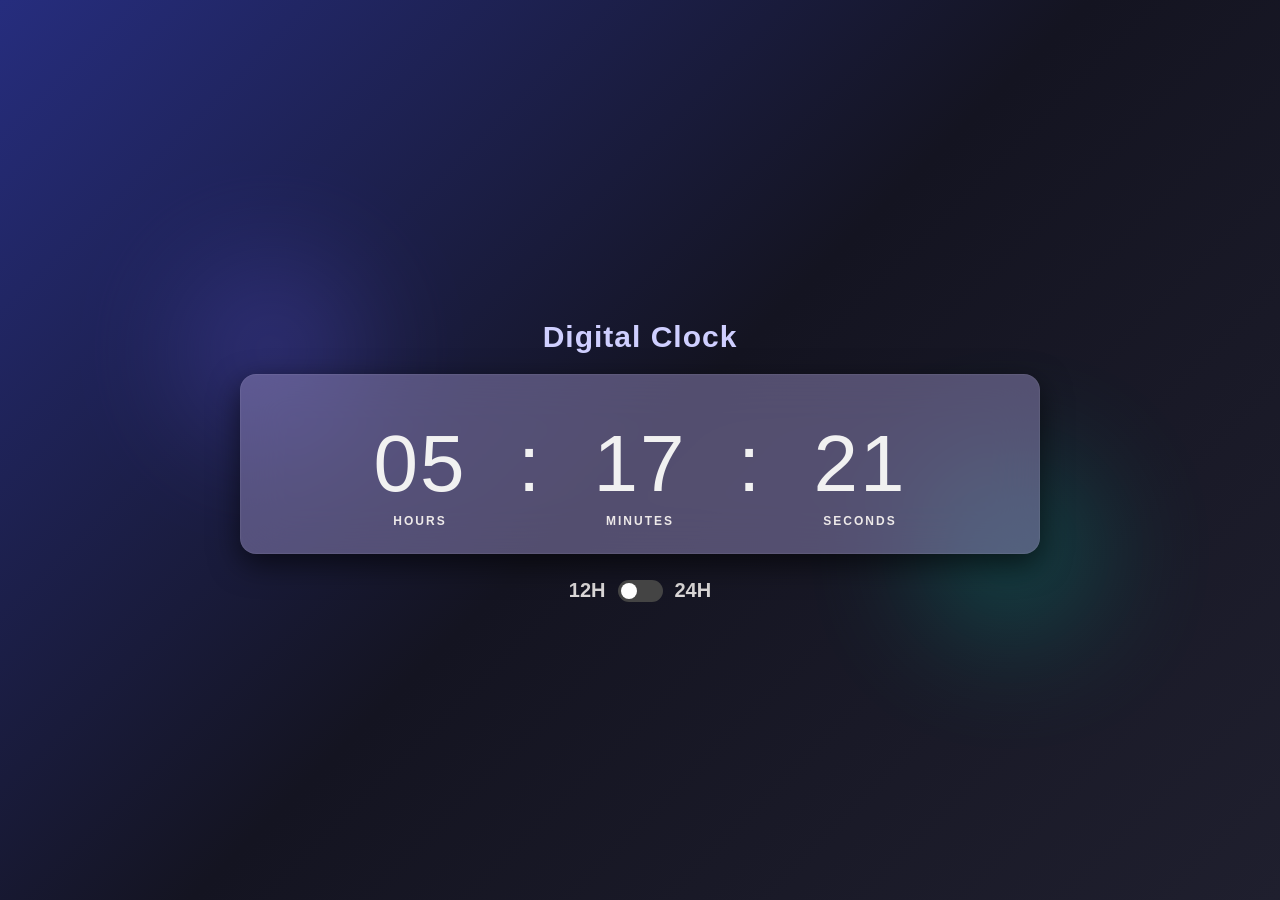
<file: Task 1/index.html>
<!doctype html>
<html lang="en">
  <head>
    <meta charset="UTF-8" />
    <meta name="viewport" content="width=device-width, initial-scale=1.0" />
    <title>Digital Clock</title>
    <link rel="stylesheet" href="style.css" />
  </head>
  <body>
    <div class="hero">
      <div class="container">
        <h2 class="heading">Digital Clock</h2>
        <div class="clock">
          <span id="hrs">--</span>
          <!-- This is so that 00:00:00 does not appear on screen while loading the website. -->
          <span>:</span>
          <span id="min">--</span>
          <span>:</span>
          <span id="sec">--</span>
        </div>
        <div class="toggle-container">
          <span>12H</span>
          <label class="switch">
            <input type="checkbox" id="formatToggle" />
            <span class="slider"></span>
          </label>
          <span>24H</span>
        </div>
      </div>
    </div>
    <script src="script.js"></script>
  </body>
</html>
</file>
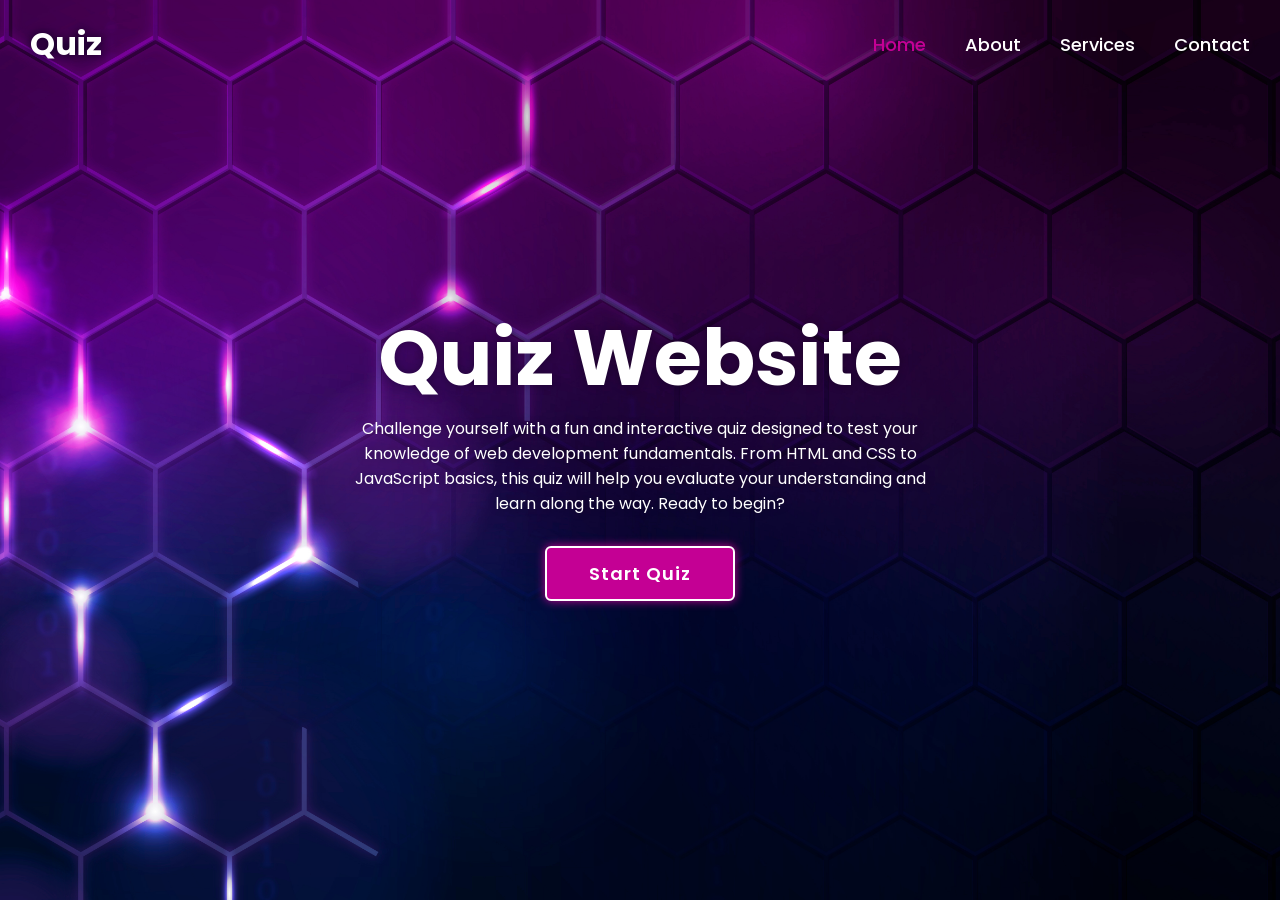
<file: Task 3/index.html>
<!doctype html>
<html lang="en">
  <head>
    <meta charset="UTF-8" />
    <meta name="viewport" content="width=device-width, initial-scale=1.0" />
    <title>Quiz Website</title>
    <link rel="stylesheet" href="style.css" />
  </head>
  <body>
    <main class="main">
      <header class="header">
        <a href="#" class="logo">Quiz</a>
        <nav class="navbar">
          <a href="#" class="active">Home</a>
          <a href="#">About</a>
          <a href="#">Services</a>
          <a href="#">Contact</a>
        </nav>
      </header>
      <div class="container">
        <section class="quiz-section">
          <div class="quiz-box">
            <h1>Quiz App</h1>
            <div class="quiz-header">
              <span>Web Development Quiz</span>
              <span class="header-score">Score : 0 / 5</span>
            </div>
            <h2 class="question-text">What does HTML stand for?</h2>
            <div class="option-list">
              <!-- <div class="option"><span>Hyper Text Markup Language</span></div>
              <div class="option"><span>High Tech Modern Language</span></div>
              <div class="option">
                <span>Hyper Transfer Machine Language</span>
              </div>
              <div class="option"><span>Home Tool Markup Language</span></div> -->
            </div>
            <div class="quiz-footer">
              <span class="question-total"></span>
              <button class="next-btn">Next</button>
            </div>
          </div>
          <div class="result-box">
            <h2>Quiz Result !</h2>
            <div class="percentage-container">
              <div class="circular-progress">
                <span class="progress-value">0%</span>
              </div>
              <span class="score-text">Your Score 0 out of 5</span>
            </div>
            <div class="buttons">
              <button class="tryAgain-btn">Try Again</button>
              <button class="goHome-btn">Go To Home</button>
            </div>
          </div>
        </section>
        <section class="home">
          <div class="home-content">
            <h1>Quiz Website</h1>
            <p>
              Challenge yourself with a fun and interactive quiz designed to
              test your knowledge of web development fundamentals. From HTML and
              CSS to JavaScript basics, this quiz will help you evaluate your
              understanding and learn along the way. Ready to begin?
            </p>
            <button class="start-btn">Start Quiz</button>
          </div>
        </section>
      </div>
    </main>
    <div class="popup-info">
      <h2>Quiz Guide</h2>

      <span class="info">
        1. This quiz consists of 4 multiple-choice questions.
      </span>

      <span class="info"> 2. Each question has only one correct answer. </span>

      <span class="info">
        3. Select the option you think is correct to proceed.
      </span>

      <span class="info">
        4. Your score will be displayed at the end of the quiz.
      </span>

      <span class="info">
        5. Try to answer all questions without refreshing the page.
      </span>
      <div class="btn-group">
        <button class="info-btn exit-btn">Exit Quiz</button>
        <button class="info-btn continue-btn">Continue</button>
      </div>
    </div>
    <script src="script.js"></script>
    <script src="questions.js"></script>
  </body>
</html>
</file>
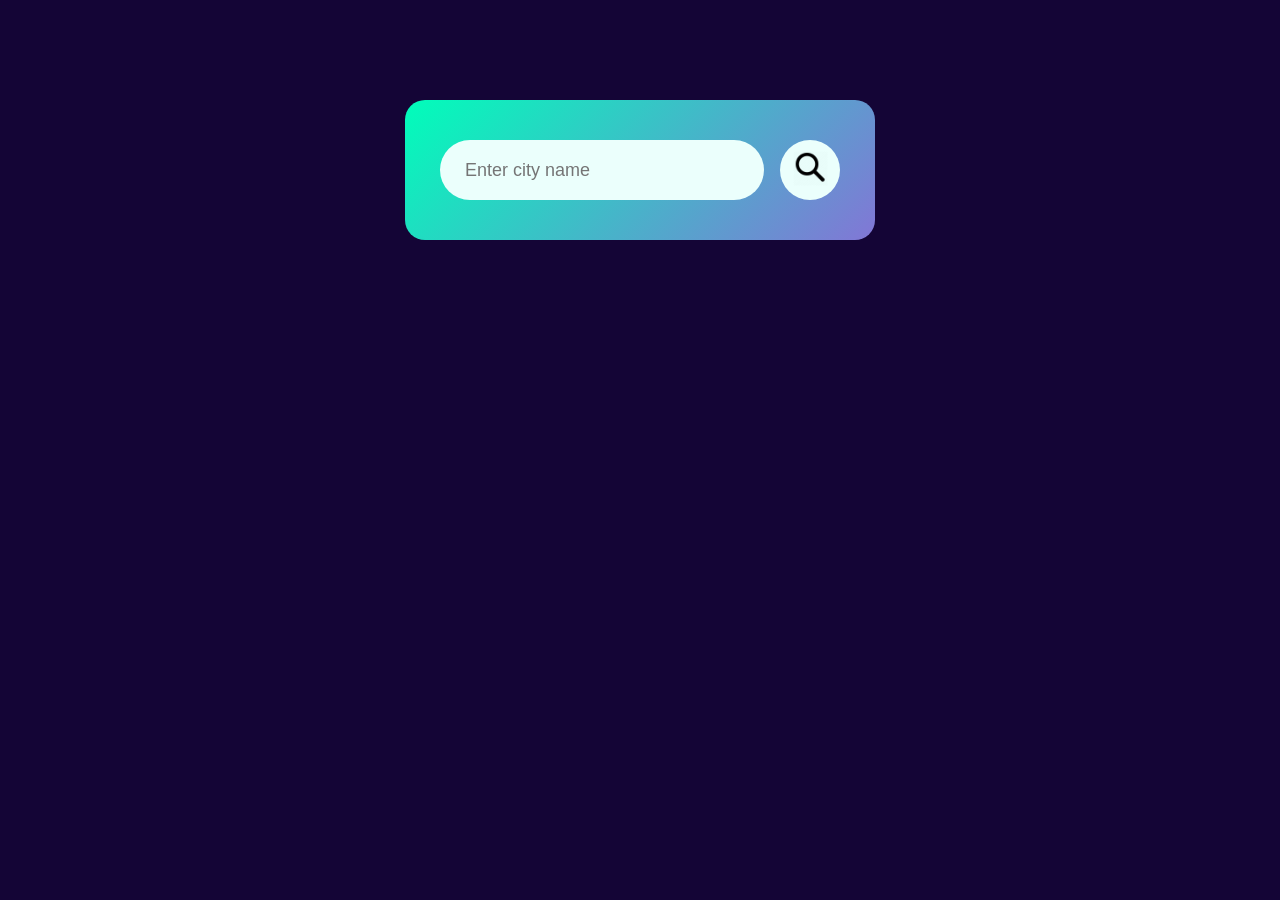
<file: Task 4/index.html>
<!doctype html>
<html lang="en">
  <head>
    <meta charset="UTF-8" />
    <meta name="viewport" content="width=device-width, initial-scale=1.0" />
    <title>Weather App</title>
    <link rel="stylesheet" href="style.css" />
  </head>
  <body>
    <div class="card">
      <div class="search">
        <input type="text" placeholder="Enter city name" spellcheck="false" />
        <button>
          <img
            src="images/search.png"
            alt="Image of a microscope indicating search"
          />
        </button>
        <div class="error">
          <p>Invalid city name</p>
        </div>
      </div>
      <div class="weather">
        <img
          src="images/rain.png"
          class="weather-icon"
          alt="Image of rainfall and clouds"
        />
        <h1 class="temp">22°C</h1>
        <h2 class="city">New York</h2>
        <div class="details">
          <div class="col">
            <img
              src="images/sun.png"
              alt="Image of sun for indicating humidity"
            />
            <div>
              <p class="humidity">50%</p>
              <p>Humidity</p>
            </div>
          </div>
          <div class="col">
            <img
              src="images/wind.png"
              alt="Image of sun for indicating humidity"
            />
            <div>
              <p class="wind">15 km/h</p>
              <p>Wind Speed</p>
            </div>
          </div>
        </div>
      </div>
    </div>
    <script src="script.js"></script>
  </body>
</html>
</file>
<file: Task 1/style.css>
* {
  /* Reset default margins and padding */
  margin: 0;
  padding: 0;
  box-sizing: border-box;
  font-family: "Poppins", sans-serif;
}
.hero {
  width: 100%;
  min-height: 100vh;
  background: linear-gradient(135deg, #262d7e, #141421, #1f1f2e);
  color: #fff;
  position: relative;
}
/* Center container */
.container {
  width: 800px;
  height: 260px;
  position: absolute;
  top: 50%;
  left: 50%;
  transform: translate(-50%, -50%);
  /* transform is used to center the container w.r.t another element */
}
/* Heading */
.heading {
  text-align: center;
  font-size: 30px;
  margin-bottom: 20px;
  font-weight: 500;
  color: #cfcfff;
  font-weight: bold;
  letter-spacing: 1px;
}
/* Clock */
.clock {
  width: 100%;
  height: 180px;
  background: rgba(155, 144, 198, 0.475);
  border-radius: 16px;
  display: flex;
  align-items: center;
  justify-content: center;
  backdrop-filter: blur(25px);
  /* backdrop-filter is used to apply a blur effect to the background of the element */
  border: 1px solid rgba(255, 255, 255, 0.06);
  box-shadow:
    0 10px 30px rgba(0, 0, 0, 0.6),
    inset 0 0 10px rgba(255, 255, 255, 0.02);
  /* box-shadow is used to apply shadow effects to the element */
}
/* ::before is a pseudo-element that creates a child element before the selected element */
.container::before {
  content: "";
  width: 180px;
  height: 180px;
  background: #6c63ff;
  border-radius: 50%;
  position: absolute;
  left: -60px;
  /* left is used to position the element relative to the left edge of its containing element */
  top: -60px;
  /* top is used to position the element relative to the top edge of its containing element */
  opacity: 0.25;
  /* opacity is used to set the transparency level of the element */
  filter: blur(60px);
  /* filter is used to apply graphical effects to the element */
  z-index: -1;
  /* z-index is used to control the stacking order of elements */
}
/* ::after is a pseudo-element that creates a child element after the selected element */
.container::after {
  content: "";
  width: 180px;
  height: 180px;
  background: #00c9a7;
  border-radius: 50%;
  position: absolute;
  right: -60px;
  /* right is used to position the element relative to the right edge of its containing element */
  bottom: -60px;
  /* bottom is used to position the element relative to the bottom edge of its containing element */
  opacity: 0.25;
  filter: blur(60px);
  z-index: -1;
}
/* Time */
.clock span {
  font-size: 80px;
  width: 110px;
  text-align: center;
  color: #f1f1f1;
  letter-spacing: 2px;
  position: relative;
}
/* Labels */
.clock span::after {
  font-size: 12px;
  position: absolute;
  bottom: -18px;
  left: 50%;
  transform: translateX(-50%);
  color: #ede9e9;
  font-weight: bold;
}
#hrs::after {
  content: "HOURS";
  /* content is used to insert generated content */
}
#min::after {
  content: "MINUTES";
}
#sec::after {
  content: "SECONDS";
}
/* Toggle */
.toggle-container {
  margin-top: 25px;
  font-size: 20px;
  display: flex;
  justify-content: center;
  align-items: center;
  gap: 12px;
  font-weight: bold;
  color: #dbd8d8;
}
.switch {
  position: relative;
  width: 45px;
  height: 22px;
}
.switch input {
  display: none;
}
.slider {
  position: absolute;
  background: #444;
  border-radius: 30px;
  inset: 0;
  /* inset is used to set the top, right, bottom, and left properties in a single declaration */
  cursor: pointer;
  /* cursor is used to change the mouse cursor when hovering over the element */
  transition: 0.3s;
  /* transition is used to apply smooth animations to the element */
}
.slider::before {
  content: "";
  position: absolute;
  height: 16px;
  width: 16px;
  left: 3px;
  bottom: 3px;
  background: #fff;
  border-radius: 50%;
  transition: 0.3s;
}
/* Checked state */
/* input:checked + .slider is used to select the slider element when the input is checked */
input:checked + .slider {
  background: #6c63ff;
}
/* input:checked + .slider::before is used to select the slider element's before pseudo-element when the input is checked */
input:checked + .slider::before {
  transform: translateX(22px);
}
</file>
<file: Task 3/style.css>
@import url("https://fonts.googleapis.com/css2?family=Poppins:wght@300;400;500;600;700;800;900&display=swap");
* {
  margin: 0;
  padding: 0;
  box-sizing: border-box;
  font-family: "Poppins", sans-serif;
}
body {
  color: #fff;
  background: #09001d;
  overflow-x: hidden;
}
.header {
  position: fixed;
  top: 0;
  left: 0;
  width: 100%;
  padding: 20px 30px;
  background: transparent;
  display: flex;
  justify-content: space-between;
  align-items: center;
}
.logo {
  font-size: 32px;
  color: #fff;
  text-decoration: none;
  font-weight: 700;
  filter: drop-shadow(0 0 5px #09001d);
}
.navbar a {
  font-size: 18px;
  color: #fff;
  text-decoration: none;
  font-weight: 500;
  margin-left: 35px;
  transition: 0.3s;
}
.navbar a:hover,
.navbar a.active {
  color: #c40094;
}
.main {
  min-height: 100vh;
  /* no repeat means the background image will not repeat */
  background: url(image.jpg) no-repeat;
  background-size: cover;
  background-position: center;
  pointer-events: auto;
  transition: 0.3s ease;
}
.main.active {
  /* Apply a blur effect to the main content when the popup is active */
  filter: blur(15px);
  pointer-events: none;
}
.container {
  display: flex;
  height: 100vh;
  width: 200%;
}
.home {
  position: relative;
  left: -25%;
  width: 100%;
  display: flex;
  justify-content: center;
  align-items: center;
}
.home-content {
  max-width: 600px;
  display: flex;
  align-items: center;
  flex-direction: column;
}
.home-content h1 {
  font-size: 78px;
  font-weight: 700;
  text-shadow: 0 0 10px rgba(0, 0, 0, 0.3);
}
.home-content p {
  font-size: 16px;
  text-align: center;
  text-shadow: 0 0 10px rgba(0, 0, 0, 0.3);
  margin-bottom: 30px;
}
.home-content .start-btn {
  width: 190px;
  height: 55px;
  background: #c40094;
  border: 2px solid #fff;
  outline: none;
  border-radius: 6px;
  box-shadow: 0 0 10px #c40094;
  font-size: 18px;
  color: #fff;
  letter-spacing: 1px;
  font-weight: 600;
  cursor: pointer;
  transition: 0.5s;
}
.home-content .start-btn:hover {
  background: #09001d;
  box-shadow: none;
}
.popup-info {
  position: absolute;
  top: 50%;
  left: 50%;
  /* scale here means the element is slightly smaller */
  transform: translate(-50%, -50%) scale(0.9);
  width: 500px;
  background: #fff;
  border-radius: 6px;
  padding: 10px 25px;
  opacity: 0;
  /* pointer events means the element cannot be the target of mouse events */
  pointer-events: none;
  /* ease is a timing function for the transition */
  transition: 0.3s ease;
}
.popup-info.active {
  opacity: 1;
  pointer-events: auto;
  transform: translate(-50%, -50%) scale(1);
}
.popup-info h2 {
  font-size: 50px;
  color: #c40094;
}
.popup-info .info {
  display: inline-block;
  font-size: 16px;
  color: #333;
  font-weight: 500;
  margin: 4px 0;
}
.popup-info .btn-group {
  display: flex;
  justify-content: space-between;
  align-items: center;
  border-top: 1px solid #999;
  margin-top: 10px;
  padding: 15px 0 7px;
}
.popup-info .btn-group .info-btn {
  display: inline-flex;
  justify-content: center;
  align-items: center;
  width: 130px;
  height: 45px;
  background: #c40094;
  border: 2px solid #c40094;
  outline: none;
  border-radius: 6px;
  text-decoration: none;
  font-size: 16px;
  color: #fff;
  font-weight: 600;
  box-shadow: 0 0 10px rgba(0, 0, 0, 0.1);
  cursor: pointer;
  transition: 0.5s;
}
.popup-info .btn-group .info-btn:nth-child(1) {
  background: transparent;
  color: #c40094;
}
.popup-info .btn-group .info-btn:nth-child(1):hover {
  background: #c40094;
  color: #fff;
}
.popup-info .btn-group .info-btn:nth-child(2):hover {
  background: #c40094;
  color: #fff;
}
.quiz-section {
  position: relative;
  left: -50%;
  width: 100%;
  background: #09001d;
  display: flex;
  justify-content: center;
  align-items: center;
  transition: 0.8s ease-in-out;
  transition-delay: 0.25s;
  z-index: 100;
  display: none;
}
.quiz-section.active {
  display: flex;
  left: 0;
}
.quiz-section .quiz-box {
  position: relative;
  width: 500px;
  background: transparent;
  border: 2px solid #c40094;
  border-radius: 6px;
  display: flex;
  flex-direction: column;
  padding: 20px 30px;
  opacity: 0;
  pointer-events: none;
  transform: scale(0.9);
  transition: 0.3s ease;
  transition-delay: 1s;
}
.quiz-section .quiz-box.active {
  opacity: 1;
  pointer-events: auto;
  transform: scale(1);
  transition: 1s ease;
  transition-delay: 0.75s;
}
.quiz-box h1 {
  font-size: 32px;
  text-align: center;
  background: linear-gradient(45deg, transparent, #c40094, transparent);
  border-radius: 6px;
}
.quiz-box .quiz-header {
  display: flex;
  justify-content: space-between;
  align-items: center;
  padding: 20px 0;
  border-bottom: 2px solid #c40094;
}
.quiz-header span {
  font-size: 18px;
  font-weight: 500;
}
.quiz-header .header-score {
  background: #c40094;
  border-radius: 3px;
  padding: 7px;
}
.quiz-box .question-text {
  margin-top: 20px;
  font-size: 24px;
  font-weight: 600;
}
.option-list .option {
  width: 100%;
  padding: 12px;
  background: transparent;
  border: 2px solid rgba(255, 255, 255, 0.1);
  border-radius: 4px;
  font-size: 17px;
  margin: 15px 0;
  cursor: pointer;
}
.option-list .option:hover {
  background: rgba(255, 255, 255, 0.1);
  border-color: rgba(255, 255, 255, 0.1);
}
.option-list .option.correct {
  background: #09001d;
  color: #00a63d;
  border-color: #00a63d;
}
.option-list .option.incorrect {
  background: #09001d;
  color: #a60045;
  border-color: #a60045;
}
.option-list .option.disabled {
  pointer-events: none;
}
.quiz-box .quiz-footer {
  display: flex;
  justify-content: space-between;
  align-items: center;
  border-top: 2px solid #c40094;
  padding-top: 20px;
  margin-top: 25px;
}
.quiz-footer .question-total {
  font-size: 16px;
  font-weight: 600;
}
.quiz-footer .next-btn {
  width: 100px;
  height: 45px;
  background: rgba(255, 255, 255, 0.1);
  border: 2px solid rgba(255, 255, 255, 0.1);
  outline: none;
  border-radius: 6px;
  font-size: 16px;
  color: rgba(255, 255, 255, 0.3);
  font-weight: 600;
  cursor: pointer;
  transition: 0.5s;
  pointer-events: none;
}
.quiz-footer .next-btn.active {
  pointer-events: auto;
  background: #c40094;
  border-color: #c40094;
  color: #fff;
}
.quiz-footer .next-btn.active:hover {
  background: #950170;
  border-color: #950170;
}
.quiz-section .result-box {
  position: absolute;
  top: 50%;
  left: 50%;
  transform: translate(-50%, -50%) scale(0.9);
  width: 500px;
  background: transparent;
  border: 2px solid #c40094;
  border-radius: 6px;
  padding: 20px;
  display: flex;
  flex-direction: column;
  align-items: center;
  opacity: 0;
  pointer-events: none;
  transition: 0.3s ease;
  transition-delay: 1s;
}
.quiz-section .result-box.active {
  opacity: 1;
  pointer-events: auto;
  transform: translate(-50%, -50%) scale(1);
}
.result-box h2 {
  font-size: 52px;
  margin-bottom: 10px;
}
.result-box .percentage-container {
  width: 300px;
  display: flex;
  flex-direction: column;
  align-items: center;
}
.percentage-container .circular-progress {
  position: relative;
  width: 250px;
  height: 250px;
  background: conic-gradient(#c40094 3.6deg, rgba(255, 255, 255, 0.1) 0deg);
  border-radius: 50%;
  display: flex;
  justify-content: center;
  align-items: center;
}
.percentage-container .circular-progress::before {
  content: "";
  position: absolute;
  width: 210px;
  height: 210px;
  background: #09001d;
  border-radius: 50%;
}
.circular-progress .progress-value {
  position: relative;
  font-size: 45px;
  font-weight: 600;
}
.percentage-container .score-text {
  font-size: 26px;
  font-weight: 600;
  margin-top: 25px;
  margin-bottom: 30px;
}
.result-box .buttons {
  display: flex;
  margin-bottom: 10px;
}
.buttons button {
  width: 130px;
  height: 47px;
  background: #c40094;
  border: 2px solid #c40094;
  outline: none;
  border-radius: 6px;
  font-size: 16px;
  color: #fff;
  font-weight: 600;
  margin: 0 20px;
  cursor: pointer;
  transition: 0.5s;
}
.buttons button:nth-child(1):hover {
  background: #950170;
  border-color: #950170;
}
.buttons button:nth-child(2) {
  background: transparent;
  color: #c40094;
}
.buttons button:nth-child(2):hover {
  background: #c40094;
  color: #fff;
}
</file>
<file: Task 4/style.css>
* {
  margin: 0;
  padding: 0;
  box-sizing: border-box;
  font-family: "Poppins", sans-serif;
}
body {
  background: #140536;
}
.card {
  width: 90%;
  max-width: 470px;
  background: linear-gradient(135deg, #00feba, #8276d6);
  color: #fff;
  margin: 100px auto 0;
  border-radius: 20px;
  padding: 40px 35px;
  text-align: center;
}
.search {
  width: 100%;
  display: flex;
  align-items: center;
  justify-content: space-between;
}
.search input {
  border: 0;
  outline: 0;
  background: #ebfffc;
  color: #555;
  padding: 10px 25px;
  height: 60px;
  border-radius: 30px;
  flex: 1;
  margin-right: 16px;
  font-size: 18px;
}
.search button {
  border: 0;
  outline: 0;
  background: #ebfffc;
  border-radius: 50%;
  width: 60px;
  height: 60px;
  cursor: pointer;
}
.search button img {
  width: 35px;
}
.weather-icon {
  width: 170px;
  margin-top: 30px;
}
.weather h1 {
  font-size: 80px;
  font-weight: 500;
}
.weather h2 {
  font-size: 45px;
  font-weight: 400;
  margin-top: -10px;
}
.details {
  display: flex;
  align-items: center;
  justify-content: space-between;
  padding: 0 20px;
  margin-top: 50px;
}
.col {
  display: flex;
  align-items: center;
  text-align: left;
}
.col img {
  width: 40px;
  margin-right: 10px;
}
.humidity,
.wind {
  font-size: 28px;
  margin-top: -6px;
}
/* Testing API key : https://api.openweathermap.org/data/2.5/weather?q=Berlin&appid=62ace67a6b6f8d359ca7dde6ad11d592 */
.weather {
  display: none;
}
.error {
  text-align: left;
  margin-left: 10px;
  font-size: 14px;
  margin-top: 10px;
  display: none;
}
</file>
